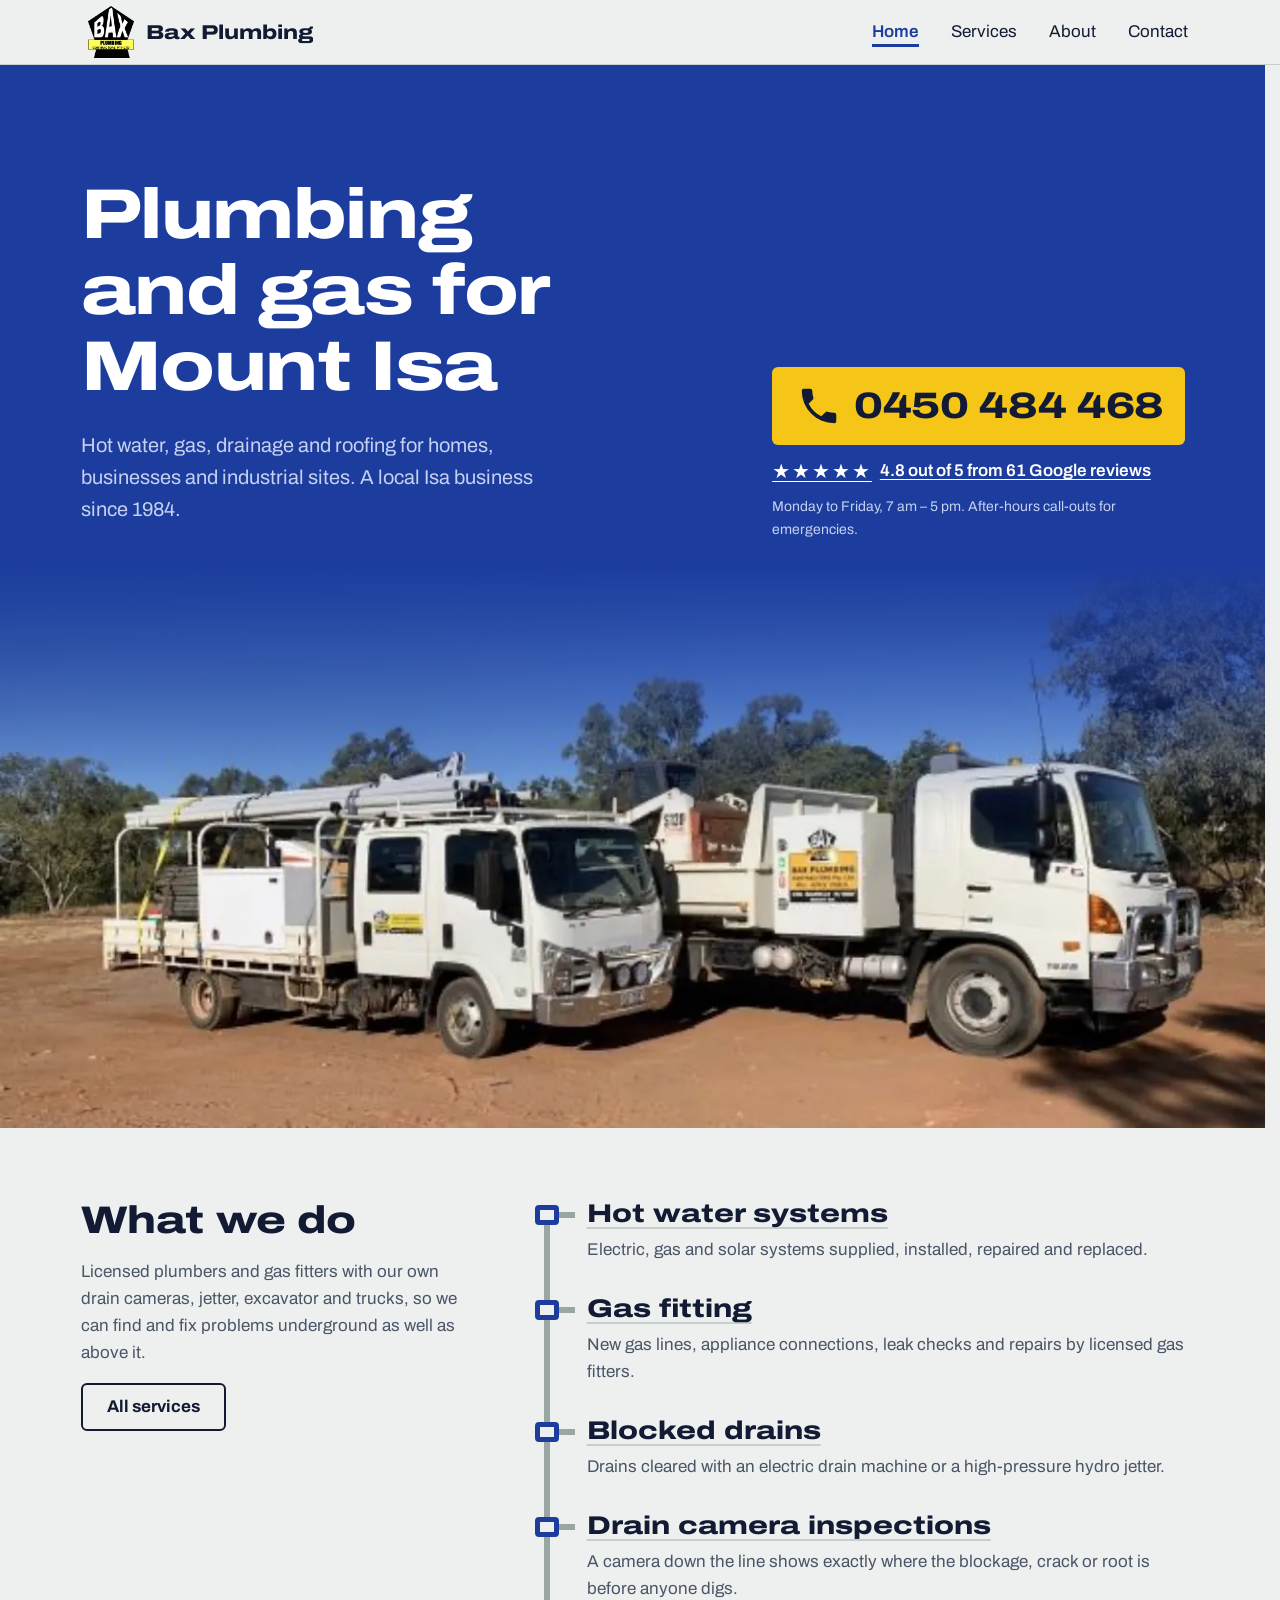
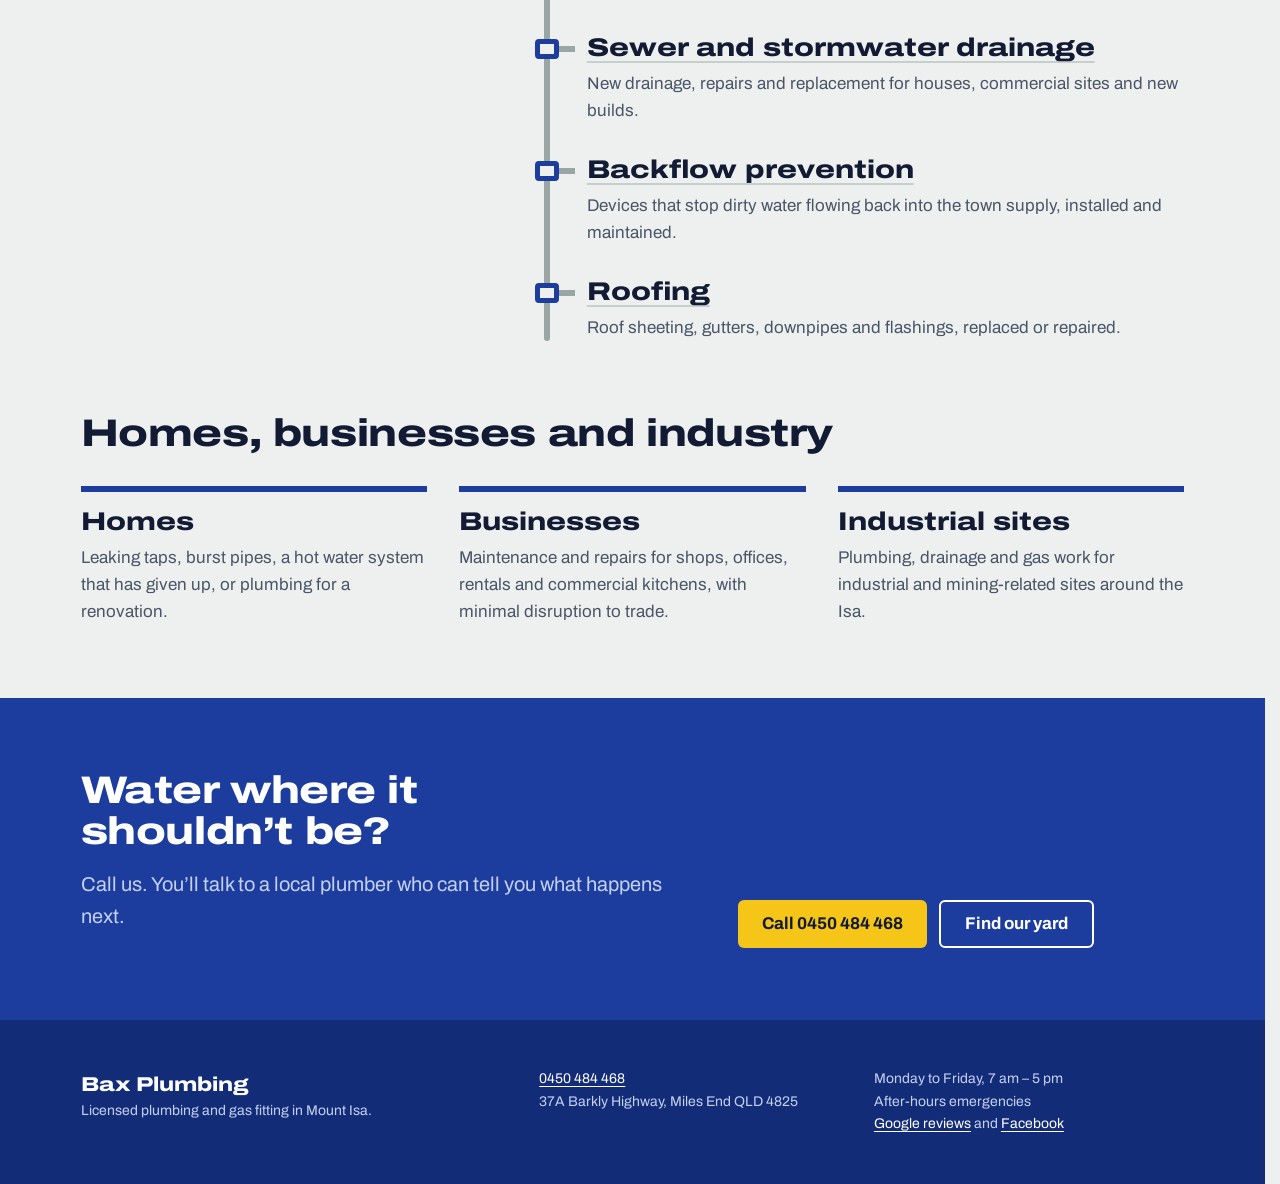
<file: index.html>
<!doctype html>
<html lang="en-AU">
<head>
  <meta charset="utf-8">
  <meta name="viewport" content="width=device-width, initial-scale=1">
  <title>Bax Plumbing | Plumbers and gas fitters in Mount Isa</title>
  <meta name="description" content="Bax Plumbing: hot water, gas fitting, drain clearing, drain cameras and backflow prevention for homes, businesses and industry in Mount Isa. Local since 1984.">
  <link rel="icon" href="favicon-32.png" type="image/png" sizes="32x32">
  <link rel="apple-touch-icon" href="apple-touch-icon.png">
  <meta property="og:type" content="website">
  <meta property="og:site_name" content="Bax Plumbing">
  <meta property="og:title" content="Bax Plumbing | Plumbers and gas fitters in Mount Isa">
  <meta property="og:description" content="Bax Plumbing: hot water, gas fitting, drain clearing, drain cameras and backflow prevention for homes, businesses and industry in Mount Isa. Local since 1984.">
  <meta property="og:url" content="https://www.baxplumbing.com.au/">
  <meta property="og:image" content="https://www.baxplumbing.com.au/assets/images/og-bax-plumbing.jpg">
  <meta property="og:image:width" content="1200">
  <meta property="og:image:height" content="630">
  <meta property="og:locale" content="en_AU">
  <link rel="preload" href="assets/fonts/archivo-variable-latin.woff2" as="font" type="font/woff2" crossorigin>
  <link rel="stylesheet" href="assets/css/theme.css?v=20261012b">
  <link rel="stylesheet" href="assets/css/main.css?v=20261012b">
  <link rel="stylesheet" href="assets/components/nav/nav.css?v=20261012b">
  <script src="assets/components/nav/nav.js?v=20261012b" defer></script>
  <script type="application/ld+json">
  {
    "@context": "https://schema.org",
    "@type": "Plumber",
    "name": "Bax Plumbing Pty Ltd",
    "url": "https://www.baxplumbing.com.au/",
    "logo": "https://www.baxplumbing.com.au/assets/images/bax-logo.webp",
    "image": "https://www.baxplumbing.com.au/assets/images/og-bax-plumbing.jpg",
    "foundingDate": "1984",
    "telephone": "+61 450 484 468",
    "address": {
      "@type": "PostalAddress",
      "streetAddress": "37A Barkly Highway",
      "addressLocality": "Miles End",
      "addressRegion": "QLD",
      "postalCode": "4825",
      "addressCountry": "AU"
    },
    "areaServed": "Mount Isa",
    "openingHours": "Mo-Fr 07:00-17:00",
    "sameAs": ["https://www.facebook.com/BaxPlumbingContractors/"]
  }
  </script>
</head>
<body>
  <header data-site-nav></header>

  <main id="main" tabindex="-1">
    <section class="hero sky" aria-labelledby="hero-title">
      <div class="wrap hero__inner">
        <div>
          <h1 id="hero-title">Plumbing and gas for Mount Isa</h1>
          <p class="lede">Hot water, gas, drainage and roofing for homes, businesses and industrial sites. A local Isa business since 1984.</p>
        </div>
        <div class="hero__call">
          <a class="btn btn--call hero__phone" href="tel:+61450484468">
            <svg viewBox="0 0 24 24" aria-hidden="true" focusable="false"><path fill="currentColor" d="M6.6 10.8a15.1 15.1 0 0 0 6.6 6.6l2.2-2.2a1 1 0 0 1 1-.25 11.4 11.4 0 0 0 3.6.57 1 1 0 0 1 1 1V20a1 1 0 0 1-1 1A17 17 0 0 1 3 4a1 1 0 0 1 1-1h3.5a1 1 0 0 1 1 1c0 1.25.2 2.45.57 3.57a1 1 0 0 1-.25 1L6.6 10.8Z"/></svg>
            0450 484 468
          </a>
          <a class="hero__rating" href="https://www.google.com/maps/search/?api=1&amp;query=Bax+Plumbing+Pty+Ltd+37A+Barkly+Hwy+Mount+Isa+QLD+4825">
            <span class="hero__stars" aria-hidden="true">★★★★★</span>
            4.8 out of 5 from 61 Google reviews
          </a>
          <p class="hero__note muted">Monday to Friday, 7 am – 5 pm. After-hours call-outs for emergencies.</p>
        </div>
      </div>
      <figure class="hero__photo">
        <img src="assets/images/bax-trucks-red-dirt-1320.webp"
          srcset="assets/images/bax-trucks-red-dirt-760.webp 760w, assets/images/bax-trucks-red-dirt-1320.webp 1320w"
          sizes="100vw" width="1320" height="981" fetchpriority="high"
          alt="Two white Bax Plumbing trucks, a crew-cab with a pipe rack and a tipper carrying a skid steer, parked on red dirt under a clear blue sky.">
      </figure>
    </section>

    <section class="section" aria-labelledby="services-title">
      <div class="wrap split">
        <div class="section__head">
          <h2 id="services-title">What we do</h2>
          <p>Licensed plumbers and gas fitters with our own drain cameras, jetter, excavator and trucks, so we can find and fix problems underground as well as above it.</p>
          <a class="btn btn--plain" href="services.html">All services</a>
        </div>
        <ul class="pipe-run">
          <li>
            <h3><a href="services.html#hot-water">Hot water systems</a></h3>
            <p>Electric, gas and solar systems supplied, installed, repaired and replaced.</p>
          </li>
          <li>
            <h3><a href="services.html#gas">Gas fitting</a></h3>
            <p>New gas lines, appliance connections, leak checks and repairs by licensed gas fitters.</p>
          </li>
          <li>
            <h3><a href="services.html#drains">Blocked drains</a></h3>
            <p>Drains cleared with an electric drain machine or a high-pressure hydro jetter.</p>
          </li>
          <li>
            <h3><a href="services.html#camera">Drain camera inspections</a></h3>
            <p>A camera down the line shows exactly where the blockage, crack or root is before anyone digs.</p>
          </li>
          <li>
            <h3><a href="services.html#sewer">Sewer and stormwater drainage</a></h3>
            <p>New drainage, repairs and replacement for houses, commercial sites and new builds.</p>
          </li>
          <li>
            <h3><a href="services.html#backflow">Backflow prevention</a></h3>
            <p>Devices that stop dirty water flowing back into the town supply, installed and maintained.</p>
          </li>
          <li>
            <h3><a href="services.html#roofing">Roofing</a></h3>
            <p>Roof sheeting, gutters, downpipes and flashings, replaced or repaired.</p>
          </li>
        </ul>
      </div>
    </section>

    <section class="section" aria-labelledby="sectors-title">
      <div class="wrap">
        <div class="section__head">
          <h2 id="sectors-title">Homes, businesses and industry</h2>
        </div>
        <ul class="sectors">
          <li>
            <h3>Homes</h3>
            <p>Leaking taps, burst pipes, a hot water system that has given up, or plumbing for a renovation.</p>
          </li>
          <li>
            <h3>Businesses</h3>
            <p>Maintenance and repairs for shops, offices, rentals and commercial kitchens, with minimal disruption to trade.</p>
          </li>
          <li>
            <h3>Industrial sites</h3>
            <p>Plumbing, drainage and gas work for industrial and mining-related sites around the Isa.</p>
          </li>
        </ul>
      </div>
    </section>

    <section class="sky call-band" aria-labelledby="call-title">
      <div class="wrap call-band__inner">
        <div>
          <h2 id="call-title">Water where it shouldn’t be?</h2>
          <p class="lede">Call us. You’ll talk to a local plumber who can tell you what happens next.</p>
        </div>
        <div class="call-band__actions">
          <a class="btn btn--call" href="tel:+61450484468">Call 0450 484 468</a>
          <a class="btn btn--plain" href="contact.html">Find our yard</a>
        </div>
      </div>
    </section>
  </main>

  <footer class="site-footer">
    <div class="wrap site-footer__inner">
      <div>
        <p class="site-footer__name">Bax Plumbing</p>
        <p>Licensed plumbing and gas fitting in Mount Isa.</p>
      </div>
      <div>
        <p><a href="tel:+61450484468">0450 484 468</a></p>
        <p>37A Barkly Highway, Miles End QLD 4825</p>
      </div>
      <div>
        <p>Monday to Friday, 7 am – 5 pm</p>
        <p>After-hours emergencies</p>
        <p><a href="https://www.google.com/maps/search/?api=1&amp;query=Bax+Plumbing+Pty+Ltd+37A+Barkly+Hwy+Mount+Isa+QLD+4825">Google reviews</a> and <a href="https://www.facebook.com/BaxPlumbingContractors/">Facebook</a></p>
      </div>
    </div>
  </footer>

  <div class="call-bar">
    <a class="btn btn--call" href="tel:+61450484468">Call 0450 484 468</a>
  </div>
</body>
</html>
</file>
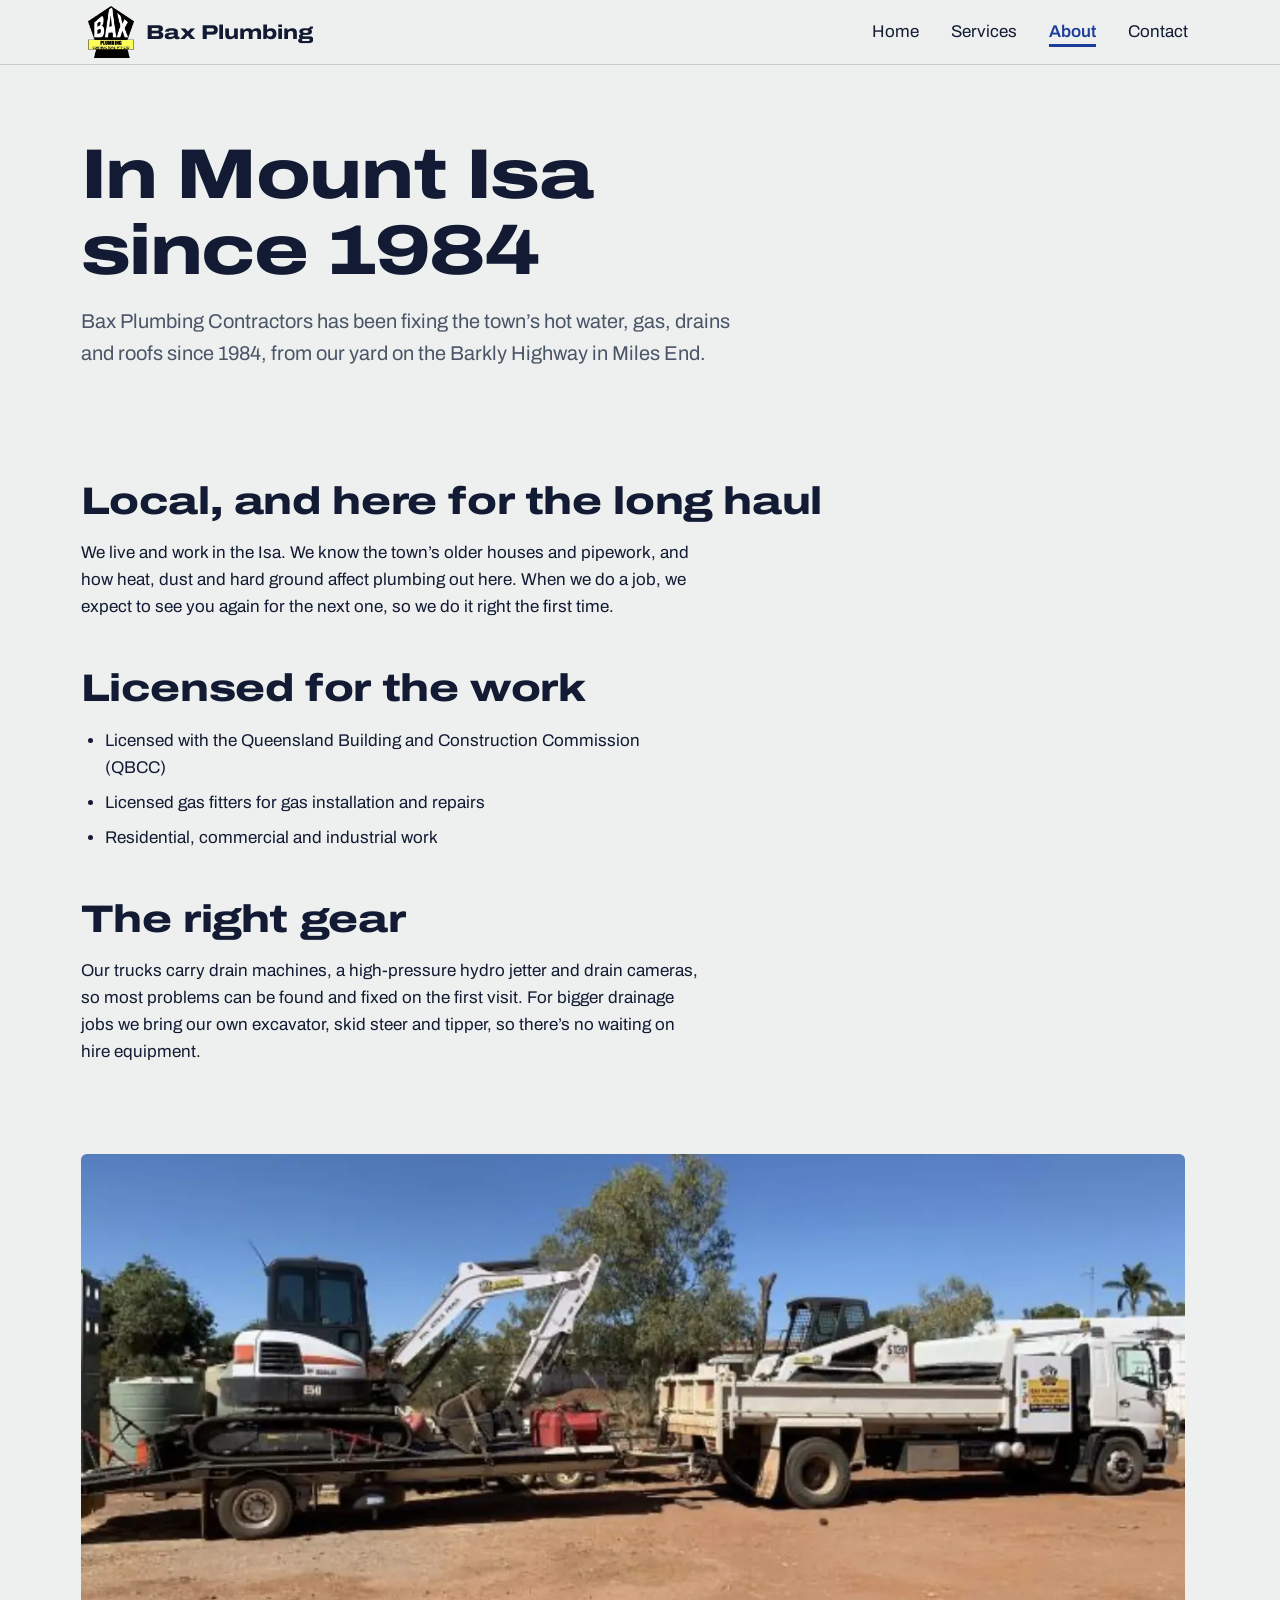
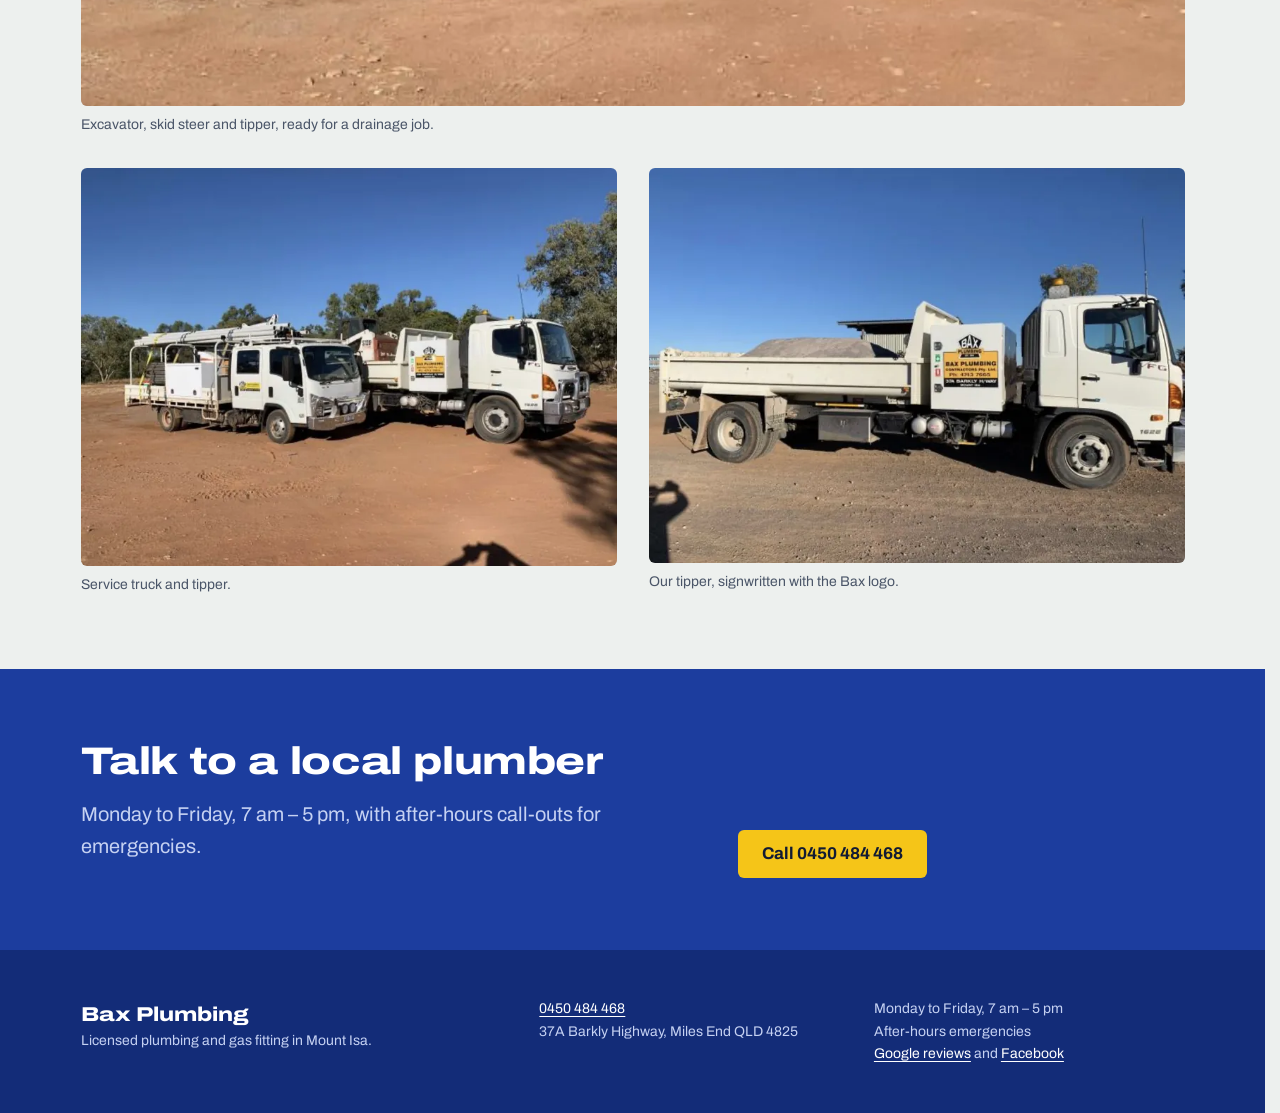
<file: about.html>
<!doctype html>
<html lang="en-AU">
<head>
  <meta charset="utf-8">
  <meta name="viewport" content="width=device-width, initial-scale=1">
  <title>About us | Bax Plumbing, Mount Isa</title>
  <meta name="description" content="Bax Plumbing is a licensed Mount Isa plumbing and gas fitting business working in the town since 1984.">
  <link rel="icon" href="favicon-32.png" type="image/png" sizes="32x32">
  <link rel="apple-touch-icon" href="apple-touch-icon.png">
  <meta property="og:type" content="website">
  <meta property="og:site_name" content="Bax Plumbing">
  <meta property="og:title" content="About us | Bax Plumbing, Mount Isa">
  <meta property="og:description" content="Bax Plumbing is a licensed Mount Isa plumbing and gas fitting business working in the town since 1984.">
  <meta property="og:url" content="https://www.baxplumbing.com.au/about.html">
  <meta property="og:image" content="https://www.baxplumbing.com.au/assets/images/og-bax-plumbing.jpg">
  <meta property="og:image:width" content="1200">
  <meta property="og:image:height" content="630">
  <meta property="og:locale" content="en_AU">
  <link rel="preload" href="assets/fonts/archivo-variable-latin.woff2" as="font" type="font/woff2" crossorigin>
  <link rel="stylesheet" href="assets/css/theme.css?v=20261012b">
  <link rel="stylesheet" href="assets/css/main.css?v=20261012b">
  <link rel="stylesheet" href="assets/components/nav/nav.css?v=20261012b">
  <script src="assets/components/nav/nav.js?v=20261012b" defer></script>
</head>
<body>
  <header data-site-nav></header>

  <main id="main" tabindex="-1">
    <div class="wrap page-intro">
      <h1>In Mount Isa since 1984</h1>
      <p class="lede">Bax Plumbing Contractors has been fixing the town’s hot water, gas, drains and roofs since 1984, from our yard on the Barkly Highway in Miles End.</p>
    </div>

    <div class="wrap section section--flush prose">
      <h2>Local, and here for the long haul</h2>
      <p>We live and work in the Isa. We know the town’s older houses and pipework, and how heat, dust and hard ground affect plumbing out here. When we do a job, we expect to see you again for the next one, so we do it right the first time.</p>

      <h2>Licensed for the work</h2>
      <ul>
        <li>Licensed with the Queensland Building and Construction Commission (QBCC)</li>
        <li>Licensed gas fitters for gas installation and repairs</li>
        <li>Residential, commercial and industrial work</li>
      </ul>

      <h2>The right gear</h2>
      <p>Our trucks carry drain machines, a high-pressure hydro jetter and drain cameras, so most problems can be found and fixed on the first visit. For bigger drainage jobs we bring our own excavator, skid steer and tipper, so there’s no waiting on hire equipment.</p>
    </div>

    <div class="wrap section section--flush">
      <div class="gallery">
        <figure class="photo gallery__wide">
          <img src="assets/images/bax-excavator-skid-steer-tipper-1320.webp"
            srcset="assets/images/bax-excavator-skid-steer-tipper-760.webp 760w, assets/images/bax-excavator-skid-steer-tipper-1320.webp 1320w"
            sizes="(min-width: 74rem) 70rem, 100vw" width="1320" height="968" loading="lazy"
            alt="A Bax Plumbing tipper truck carrying a skid steer, towing a trailer with a Bobcat E50 excavator, on red dirt.">
          <figcaption>Excavator, skid steer and tipper, ready for a drainage job.</figcaption>
        </figure>
        <figure class="photo">
          <img src="assets/images/bax-trucks-red-dirt-760.webp"
            srcset="assets/images/bax-trucks-red-dirt-760.webp 760w, assets/images/bax-trucks-red-dirt-1320.webp 1320w"
            sizes="(min-width: 768px) 35rem, 100vw" width="1320" height="981" loading="lazy"
            alt="Two white Bax Plumbing trucks parked side by side on red dirt.">
          <figcaption>Service truck and tipper.</figcaption>
        </figure>
        <figure class="photo">
          <img src="assets/images/bax-tipper-truck-760.webp"
            srcset="assets/images/bax-tipper-truck-760.webp 760w, assets/images/bax-tipper-truck-1320.webp 1320w"
            sizes="(min-width: 768px) 35rem, 100vw" width="1320" height="973" loading="lazy"
            alt="Side view of the Bax Plumbing tipper truck, with the yellow Bax Plumbing Contractors sign on its toolbox.">
          <figcaption>Our tipper, signwritten with the Bax logo.</figcaption>
        </figure>
      </div>
    </div>

    <section class="sky call-band" aria-labelledby="call-title">
      <div class="wrap call-band__inner">
        <div>
          <h2 id="call-title">Talk to a local plumber</h2>
          <p class="lede">Monday to Friday, 7 am – 5 pm, with after-hours call-outs for emergencies.</p>
        </div>
        <div class="call-band__actions">
          <a class="btn btn--call" href="tel:+61450484468">Call 0450 484 468</a>
        </div>
      </div>
    </section>
  </main>

  <footer class="site-footer">
    <div class="wrap site-footer__inner">
      <div>
        <p class="site-footer__name">Bax Plumbing</p>
        <p>Licensed plumbing and gas fitting in Mount Isa.</p>
      </div>
      <div>
        <p><a href="tel:+61450484468">0450 484 468</a></p>
        <p>37A Barkly Highway, Miles End QLD 4825</p>
      </div>
      <div>
        <p>Monday to Friday, 7 am – 5 pm</p>
        <p>After-hours emergencies</p>
        <p><a href="https://www.google.com/maps/search/?api=1&amp;query=Bax+Plumbing+Pty+Ltd+37A+Barkly+Hwy+Mount+Isa+QLD+4825">Google reviews</a> and <a href="https://www.facebook.com/BaxPlumbingContractors/">Facebook</a></p>
      </div>
    </div>
  </footer>

  <div class="call-bar">
    <a class="btn btn--call" href="tel:+61450484468">Call 0450 484 468</a>
  </div>
</body>
</html>
</file>
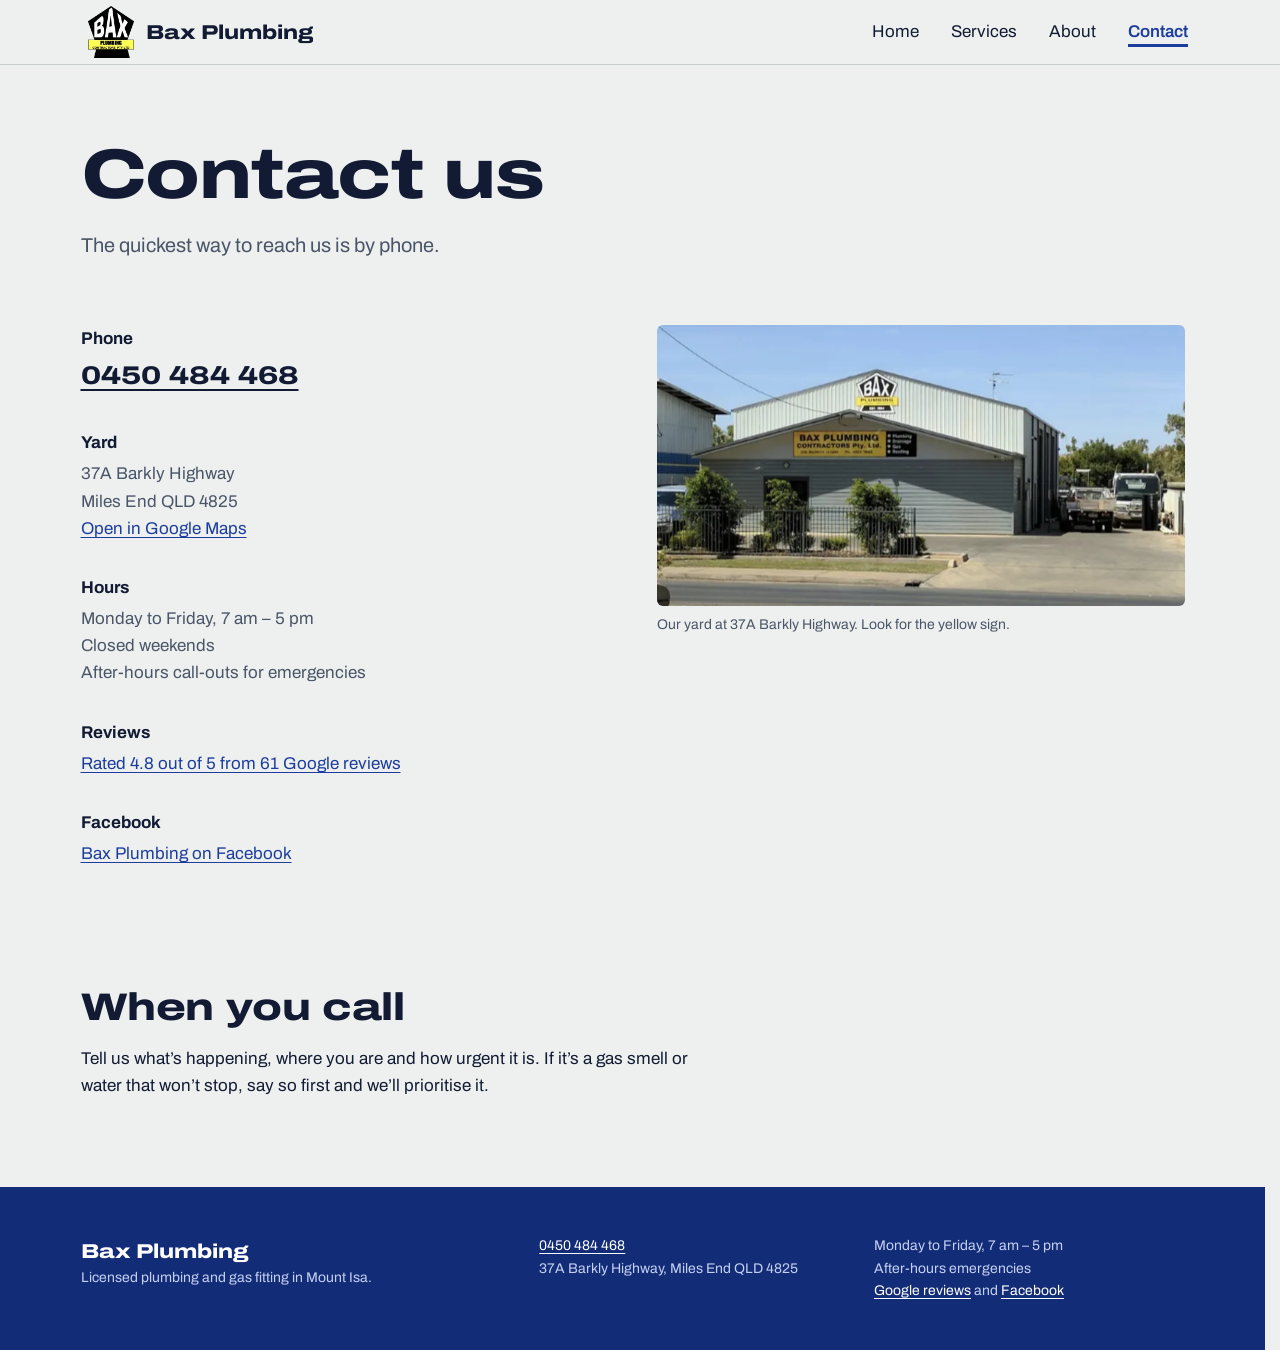
<file: contact.html>
<!doctype html>
<html lang="en-AU">
<head>
  <meta charset="utf-8">
  <meta name="viewport" content="width=device-width, initial-scale=1">
  <title>Contact | Bax Plumbing, Mount Isa</title>
  <meta name="description" content="Call Bax Plumbing on 0450 484 468 or visit our yard at 37A Barkly Highway, Miles End, Mount Isa.">
  <link rel="icon" href="favicon-32.png" type="image/png" sizes="32x32">
  <link rel="apple-touch-icon" href="apple-touch-icon.png">
  <meta property="og:type" content="website">
  <meta property="og:site_name" content="Bax Plumbing">
  <meta property="og:title" content="Contact | Bax Plumbing, Mount Isa">
  <meta property="og:description" content="Call Bax Plumbing on 0450 484 468 or visit our yard at 37A Barkly Highway, Miles End, Mount Isa.">
  <meta property="og:url" content="https://www.baxplumbing.com.au/contact.html">
  <meta property="og:image" content="https://www.baxplumbing.com.au/assets/images/og-bax-plumbing.jpg">
  <meta property="og:image:width" content="1200">
  <meta property="og:image:height" content="630">
  <meta property="og:locale" content="en_AU">
  <link rel="preload" href="assets/fonts/archivo-variable-latin.woff2" as="font" type="font/woff2" crossorigin>
  <link rel="stylesheet" href="assets/css/theme.css?v=20261012b">
  <link rel="stylesheet" href="assets/css/main.css?v=20261012b">
  <link rel="stylesheet" href="assets/components/nav/nav.css?v=20261012b">
  <script src="assets/components/nav/nav.js?v=20261012b" defer></script>
</head>
<body>
  <header data-site-nav></header>

  <main id="main" tabindex="-1">
    <div class="wrap page-intro">
      <h1>Contact us</h1>
      <p class="lede">The quickest way to reach us is by phone.</p>
    </div>

    <div class="wrap section section--flush contact-grid">
      <dl class="details">
        <div>
          <dt>Phone</dt>
          <dd><a class="details__big" href="tel:+61450484468">0450 484 468</a></dd>
        </div>
        <div>
          <dt>Yard</dt>
          <dd>37A Barkly Highway<br>Miles End QLD 4825<br><a href="https://www.google.com/maps/search/?api=1&amp;query=37A+Barkly+Highway+Miles+End+QLD+4825">Open in Google Maps</a></dd>
        </div>
        <div>
          <dt>Hours</dt>
          <dd>Monday to Friday, 7 am – 5 pm<br>Closed weekends<br>After-hours call-outs for emergencies</dd>
        </div>
        <div>
          <dt>Reviews</dt>
          <dd><a href="https://www.google.com/maps/search/?api=1&amp;query=Bax+Plumbing+Pty+Ltd+37A+Barkly+Hwy+Mount+Isa+QLD+4825">Rated 4.8 out of 5 from 61 Google reviews</a></dd>
        </div>
        <div>
          <dt>Facebook</dt>
          <dd><a href="https://www.facebook.com/BaxPlumbingContractors/">Bax Plumbing on Facebook</a></dd>
        </div>
      </dl>
      <figure class="photo">
        <img src="assets/images/bax-yard-barkly-highway-760.webp"
          srcset="assets/images/bax-yard-barkly-highway-760.webp 760w, assets/images/bax-yard-barkly-highway-1312.webp 1312w"
          sizes="(min-width: 900px) 35rem, 100vw" width="1312" height="700" loading="lazy" alt="The Bax Plumbing shed on the Barkly Highway: a grey steel building with a yellow Bax Plumbing Contractors sign above the front fence.">
        <figcaption>Our yard at 37A Barkly Highway. Look for the yellow sign.</figcaption>
      </figure>
    </div>

    <div class="wrap section prose">
      <h2>When you call</h2>
      <p>Tell us what’s happening, where you are and how urgent it is. If it’s a gas smell or water that won’t stop, say so first and we’ll prioritise it.</p>
    </div>
  </main>

  <footer class="site-footer">
    <div class="wrap site-footer__inner">
      <div>
        <p class="site-footer__name">Bax Plumbing</p>
        <p>Licensed plumbing and gas fitting in Mount Isa.</p>
      </div>
      <div>
        <p><a href="tel:+61450484468">0450 484 468</a></p>
        <p>37A Barkly Highway, Miles End QLD 4825</p>
      </div>
      <div>
        <p>Monday to Friday, 7 am – 5 pm</p>
        <p>After-hours emergencies</p>
        <p><a href="https://www.google.com/maps/search/?api=1&amp;query=Bax+Plumbing+Pty+Ltd+37A+Barkly+Hwy+Mount+Isa+QLD+4825">Google reviews</a> and <a href="https://www.facebook.com/BaxPlumbingContractors/">Facebook</a></p>
      </div>
    </div>
  </footer>

  <div class="call-bar">
    <a class="btn btn--call" href="tel:+61450484468">Call 0450 484 468</a>
  </div>
</body>
</html>
</file>
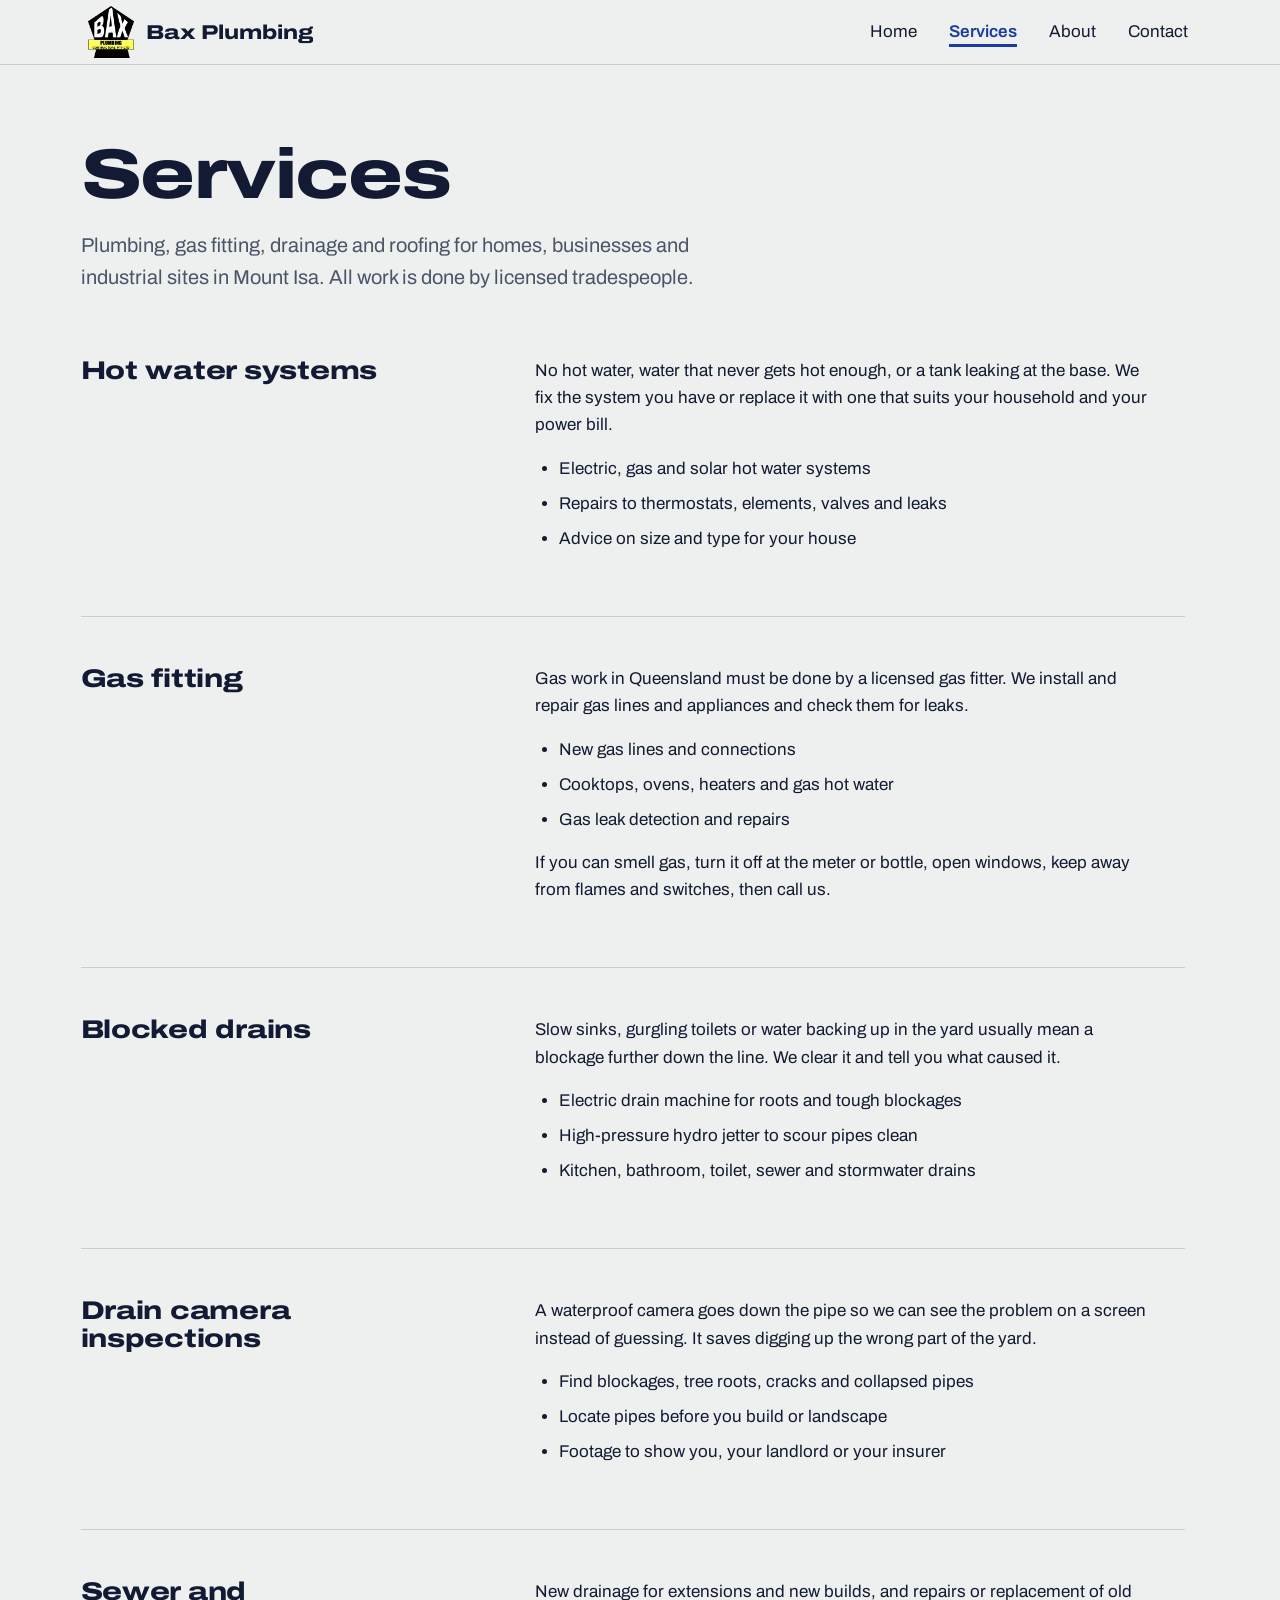
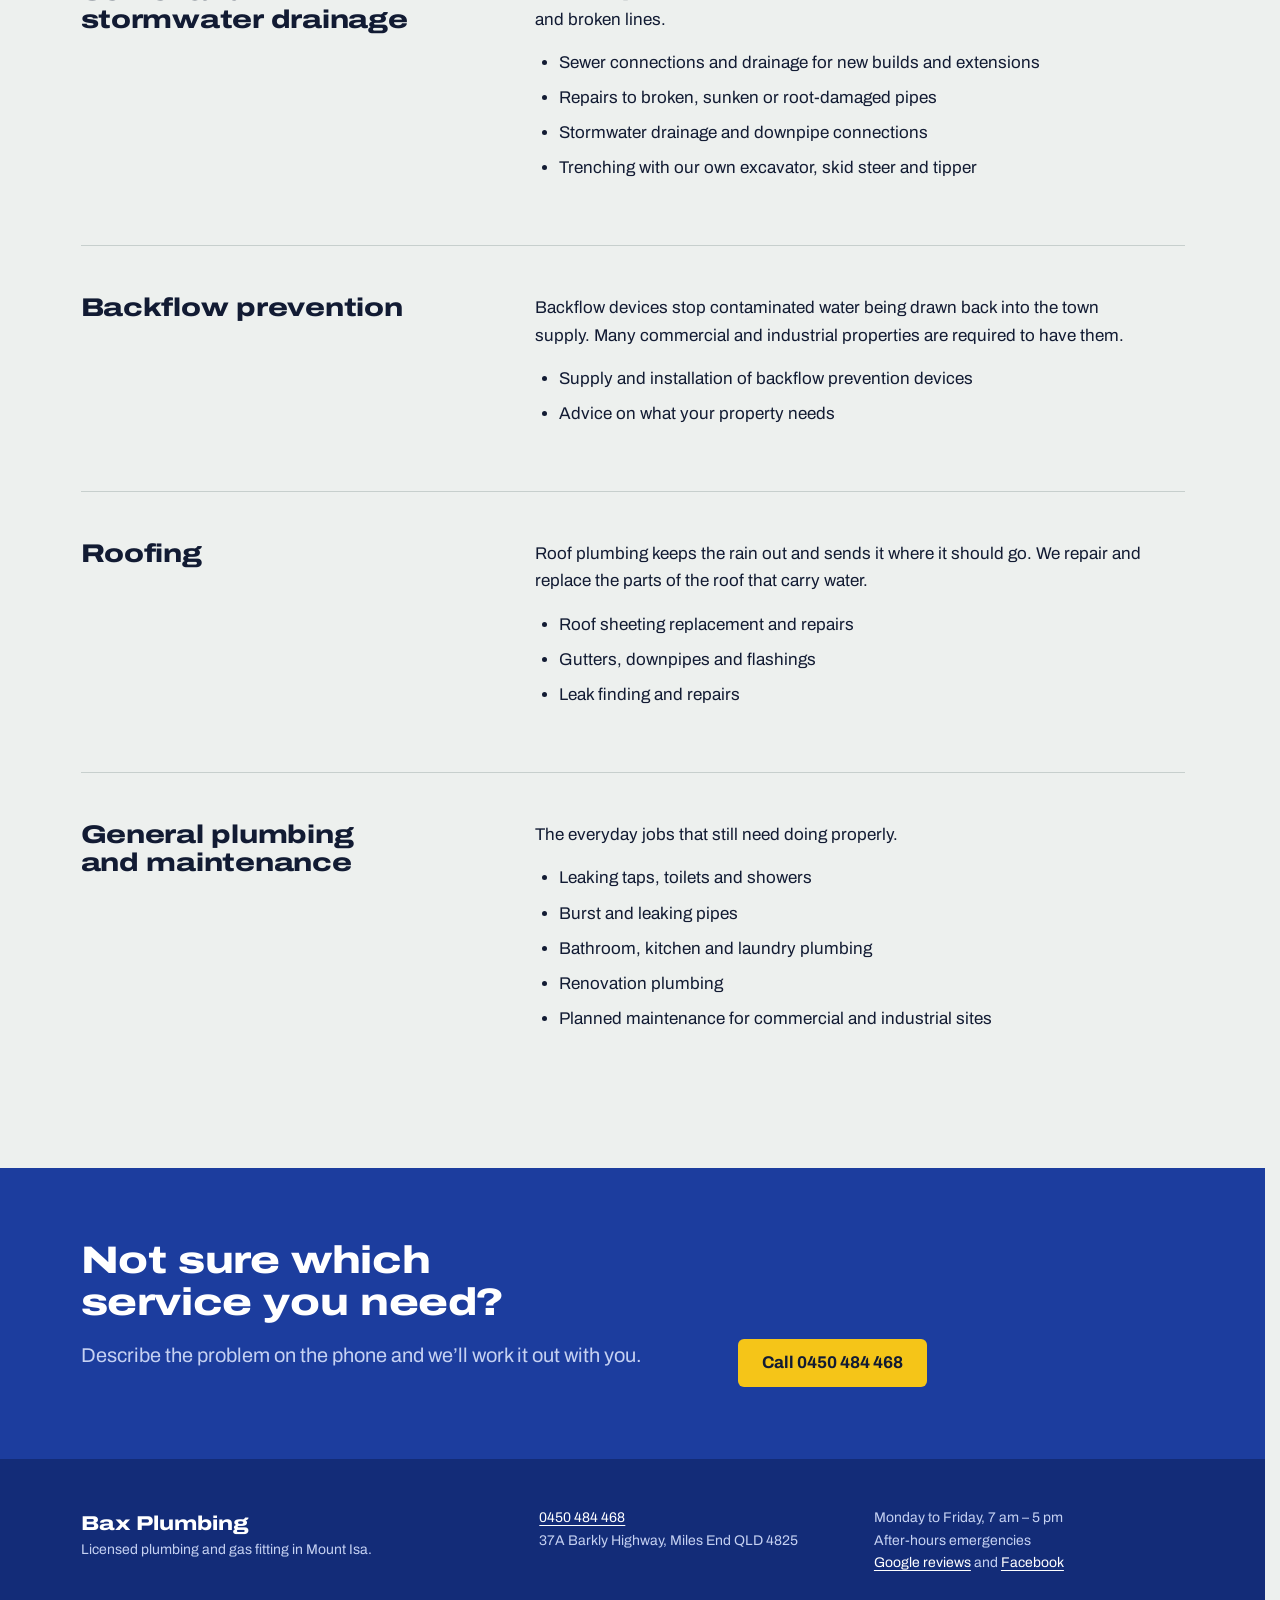
<file: services.html>
<!doctype html>
<html lang="en-AU">
<head>
  <meta charset="utf-8">
  <meta name="viewport" content="width=device-width, initial-scale=1">
  <title>Services | Bax Plumbing, Mount Isa</title>
  <meta name="description" content="Hot water systems, gas fitting, blocked drains, drain camera inspections, sewer and stormwater drainage, backflow prevention and roofing in Mount Isa.">
  <link rel="icon" href="favicon-32.png" type="image/png" sizes="32x32">
  <link rel="apple-touch-icon" href="apple-touch-icon.png">
  <meta property="og:type" content="website">
  <meta property="og:site_name" content="Bax Plumbing">
  <meta property="og:title" content="Services | Bax Plumbing, Mount Isa">
  <meta property="og:description" content="Hot water systems, gas fitting, blocked drains, drain camera inspections, sewer and stormwater drainage, backflow prevention and roofing in Mount Isa.">
  <meta property="og:url" content="https://www.baxplumbing.com.au/services.html">
  <meta property="og:image" content="https://www.baxplumbing.com.au/assets/images/og-bax-plumbing.jpg">
  <meta property="og:image:width" content="1200">
  <meta property="og:image:height" content="630">
  <meta property="og:locale" content="en_AU">
  <link rel="preload" href="assets/fonts/archivo-variable-latin.woff2" as="font" type="font/woff2" crossorigin>
  <link rel="stylesheet" href="assets/css/theme.css?v=20261012b">
  <link rel="stylesheet" href="assets/css/main.css?v=20261012b">
  <link rel="stylesheet" href="assets/components/nav/nav.css?v=20261012b">
  <script src="assets/components/nav/nav.js?v=20261012b" defer></script>
</head>
<body>
  <header data-site-nav></header>

  <main id="main" tabindex="-1">
    <div class="wrap page-intro">
      <h1>Services</h1>
      <p class="lede">Plumbing, gas fitting, drainage and roofing for homes, businesses and industrial sites in Mount Isa. All work is done by licensed tradespeople.</p>
    </div>

    <div class="wrap section section--flush">
        <section class="service" id="hot-water" aria-labelledby="hot-water-title">
          <h2 id="hot-water-title">Hot water systems</h2>
          <div>
            <p>No hot water, water that never gets hot enough, or a tank leaking at the base. We fix the system you have or replace it with one that suits your household and your power bill.</p>
            <ul>
            <li>Electric, gas and solar hot water systems</li>
            <li>Repairs to thermostats, elements, valves and leaks</li>
            <li>Advice on size and type for your house</li>
            </ul>
          </div>
        </section>
        <section class="service" id="gas" aria-labelledby="gas-title">
          <h2 id="gas-title">Gas fitting</h2>
          <div>
            <p>Gas work in Queensland must be done by a licensed gas fitter. We install and repair gas lines and appliances and check them for leaks.</p>
            <ul>
            <li>New gas lines and connections</li>
            <li>Cooktops, ovens, heaters and gas hot water</li>
            <li>Gas leak detection and repairs</li>
            </ul>
            <p>If you can smell gas, turn it off at the meter or bottle, open windows, keep away from flames and switches, then call us.</p>
          </div>
        </section>
        <section class="service" id="drains" aria-labelledby="drains-title">
          <h2 id="drains-title">Blocked drains</h2>
          <div>
            <p>Slow sinks, gurgling toilets or water backing up in the yard usually mean a blockage further down the line. We clear it and tell you what caused it.</p>
            <ul>
            <li>Electric drain machine for roots and tough blockages</li>
            <li>High-pressure hydro jetter to scour pipes clean</li>
            <li>Kitchen, bathroom, toilet, sewer and stormwater drains</li>
            </ul>
          </div>
        </section>
        <section class="service" id="camera" aria-labelledby="camera-title">
          <h2 id="camera-title">Drain camera inspections</h2>
          <div>
            <p>A waterproof camera goes down the pipe so we can see the problem on a screen instead of guessing. It saves digging up the wrong part of the yard.</p>
            <ul>
            <li>Find blockages, tree roots, cracks and collapsed pipes</li>
            <li>Locate pipes before you build or landscape</li>
            <li>Footage to show you, your landlord or your insurer</li>
            </ul>
          </div>
        </section>
        <section class="service" id="sewer" aria-labelledby="sewer-title">
          <h2 id="sewer-title">Sewer and stormwater drainage</h2>
          <div>
            <p>New drainage for extensions and new builds, and repairs or replacement of old and broken lines.</p>
            <ul>
            <li>Sewer connections and drainage for new builds and extensions</li>
            <li>Repairs to broken, sunken or root-damaged pipes</li>
            <li>Stormwater drainage and downpipe connections</li>
            <li>Trenching with our own excavator, skid steer and tipper</li>
            </ul>
          </div>
        </section>
        <section class="service" id="backflow" aria-labelledby="backflow-title">
          <h2 id="backflow-title">Backflow prevention</h2>
          <div>
            <p>Backflow devices stop contaminated water being drawn back into the town supply. Many commercial and industrial properties are required to have them.</p>
            <ul>
            <li>Supply and installation of backflow prevention devices</li>
            <li>Advice on what your property needs</li>
            </ul>
          </div>
        </section>
        <section class="service" id="roofing" aria-labelledby="roofing-title">
          <h2 id="roofing-title">Roofing</h2>
          <div>
            <p>Roof plumbing keeps the rain out and sends it where it should go. We repair and replace the parts of the roof that carry water.</p>
            <ul>
            <li>Roof sheeting replacement and repairs</li>
            <li>Gutters, downpipes and flashings</li>
            <li>Leak finding and repairs</li>
            </ul>
          </div>
        </section>
        <section class="service" id="general" aria-labelledby="general-title">
          <h2 id="general-title">General plumbing and maintenance</h2>
          <div>
            <p>The everyday jobs that still need doing properly.</p>
            <ul>
            <li>Leaking taps, toilets and showers</li>
            <li>Burst and leaking pipes</li>
            <li>Bathroom, kitchen and laundry plumbing</li>
            <li>Renovation plumbing</li>
            <li>Planned maintenance for commercial and industrial sites</li>
            </ul>
          </div>
        </section>
    </div>

    <section class="sky call-band" aria-labelledby="call-title">
      <div class="wrap call-band__inner">
        <div>
          <h2 id="call-title">Not sure which service you need?</h2>
          <p class="lede">Describe the problem on the phone and we’ll work it out with you.</p>
        </div>
        <div class="call-band__actions">
          <a class="btn btn--call" href="tel:+61450484468">Call 0450 484 468</a>
        </div>
      </div>
    </section>
  </main>

  <footer class="site-footer">
    <div class="wrap site-footer__inner">
      <div>
        <p class="site-footer__name">Bax Plumbing</p>
        <p>Licensed plumbing and gas fitting in Mount Isa.</p>
      </div>
      <div>
        <p><a href="tel:+61450484468">0450 484 468</a></p>
        <p>37A Barkly Highway, Miles End QLD 4825</p>
      </div>
      <div>
        <p>Monday to Friday, 7 am – 5 pm</p>
        <p>After-hours emergencies</p>
        <p><a href="https://www.google.com/maps/search/?api=1&amp;query=Bax+Plumbing+Pty+Ltd+37A+Barkly+Hwy+Mount+Isa+QLD+4825">Google reviews</a> and <a href="https://www.facebook.com/BaxPlumbingContractors/">Facebook</a></p>
      </div>
    </div>
  </footer>

  <div class="call-bar">
    <a class="btn btn--call" href="tel:+61450484468">Call 0450 484 468</a>
  </div>
</body>
</html>
</file>
<file: assets/css/theme.css>
/*
  Theme: Bax Plumbing's colours, fonts and spacing.

  This is the ONLY file where colours and fonts are set. Every other
  stylesheet (including the nav component) reads these custom properties.

  Direction: trade signwriting for an outback town. Cobalt "Isa sky",
  hi-vis yellow saved for calls to action, galvanised-steel greys.
  One typeface (Archivo) used at two widths: wide and heavy for headings,
  normal width for reading.
*/

/* Archivo variable font (SIL Open Font Licence), self-hosted so the site
   loads nothing from other servers. Covers weights 100–900, widths 62–125%. */
@font-face {
  font-family: "Archivo";
  font-style: normal;
  font-weight: 100 900;
  font-stretch: 62% 125%;
  font-display: swap;
  src: url("../fonts/archivo-variable-latin.woff2") format("woff2");
}

:root {
  /* Colour */
  --colour-paper: #edf0ee;          /* page background: galvanised grey */
  --colour-surface: #ffffff;        /* raised surfaces, mobile menu panel */
  --colour-ink: #121b33;            /* body text: deep navy */
  --colour-ink-muted: #4a5568;      /* secondary text */
  --colour-line: #c7cfcd;           /* borders and dividers */
  --colour-accent: #1c3d9e;         /* links, current page, focus ring */
  --colour-accent-strong: #122a72;  /* hover and pressed states */
  --colour-on-accent: #ffffff;      /* text on accent backgrounds */

  --colour-sky: #1c3d9e;            /* hero and feature bands */
  --colour-sky-deep: #132c78;       /* darker band, footer */
  --colour-on-sky: #ffffff;         /* text on sky */
  --colour-on-sky-muted: #c5d1f2;   /* secondary text on sky */
  --colour-hivis: #f5c518;          /* call buttons only */
  --colour-hivis-strong: #ffd84a;   /* call button hover */
  --colour-on-hivis: #121b33;       /* text on hi-vis */
  --colour-pipe: #9aa6a3;           /* the pipe-run line on service lists */

  /* Fonts */
  --font-body: "Archivo", system-ui, -apple-system, "Segoe UI", Roboto, "Helvetica Neue", Arial, sans-serif;
  --font-display: "Archivo", "Arial Black", system-ui, sans-serif;
  --display-stretch: 125%;          /* wide signwriting headings */
  --display-weight: 800;

  /* Type scale (roughly a 1.25 ratio) */
  --text-sm: 0.875rem;
  --text-base: 1.0625rem;
  --text-lg: 1.25rem;
  --text-xl: 1.6rem;
  --text-2xl: clamp(1.75rem, 4vw, 2.4rem);
  --text-3xl: clamp(2.2rem, 6.2vw, 4.4rem);
  --text-phone: clamp(1.45rem, 1.2rem + 1.6vw, 2.3rem);
  --leading-body: 1.6;
  --leading-tight: 1.08;
  --measure: 62ch;                  /* comfortable line length */

  /* Spacing */
  --space-1: 0.25rem;
  --space-2: 0.5rem;
  --space-3: 0.75rem;
  --space-4: 1rem;
  --space-5: 1.5rem;
  --space-6: 2rem;
  --space-7: 3rem;
  --space-8: 4.5rem;
  --space-9: 7rem;

  /* Layout */
  --page-max-width: 74rem;
  --page-gutter: clamp(1rem, 4vw, 2.5rem);
  --radius: 0.375rem;
  --pipe-width: 6px;

  /* Navigation */
  --nav-bar-height: 4rem;           /* fixed height of the top bar */
  --nav-link-gap: var(--space-5);
  --focus-ring: 3px solid var(--colour-accent);
  --focus-ring-on-sky: 3px solid var(--colour-hivis);
  --focus-offset: 3px;

  /* Stacking order: the header must sit above everything else on the page */
  --z-nav: 1000;
  --z-call-bar: 900;                /* mobile call bar sits below the menu */

  /* Motion */
  --duration-fast: 160ms;
  --easing: cubic-bezier(0.2, 0, 0, 1);

  /*
    Breakpoint (for reference only: custom properties cannot be used inside
    media queries). The mobile menu applies under 768 px; 768 px and wider is
    the desktop menu. nav.css and nav.js both use this value.
  */
}
</file>
<file: assets/css/main.css>
/*
  Base page styles. Colours, fonts and spacing come from theme.css.
*/

*,
*::before,
*::after {
  box-sizing: border-box;
}

html {
  -webkit-text-size-adjust: 100%;
  text-size-adjust: 100%;
  scrollbar-gutter: stable;
}

body {
  margin: 0;
  min-height: 100vh;
  display: flex;
  flex-direction: column;
  background: var(--colour-paper);
  color: var(--colour-ink);
  font-family: var(--font-body);
  font-size: var(--text-base);
  line-height: var(--leading-body);
}

img,
svg {
  max-width: 100%;
  height: auto;
  display: block;
}

h1,
h2,
h3 {
  font-family: var(--font-display);
  font-stretch: var(--display-stretch);
  font-weight: var(--display-weight);
  line-height: var(--leading-tight);
  margin: 0 0 var(--space-4);
  text-wrap: balance;
}

h1 {
  font-size: var(--text-3xl);
  letter-spacing: -0.02em;
}

h2 {
  font-size: var(--text-2xl);
  letter-spacing: -0.01em;
}

h3 {
  font-size: var(--text-lg);
}

p {
  margin: 0 0 var(--space-4);
  max-width: var(--measure);
}

a {
  color: var(--colour-accent);
  text-underline-offset: 0.18em;
}

a:hover {
  color: var(--colour-accent-strong);
}

:focus-visible {
  outline: var(--focus-ring);
  outline-offset: var(--focus-offset);
}

main:focus {
  outline: none;
}

main {
  flex: 1;
}

.wrap {
  max-width: var(--page-max-width);
  margin: 0 auto;
  padding: 0 var(--page-gutter);
}

.lede {
  font-size: var(--text-lg);
  color: var(--colour-ink-muted);
}

/* ---------------------------------------------------------------
   Buttons
   --------------------------------------------------------------- */

.btn {
  display: inline-flex;
  align-items: center;
  gap: var(--space-3);
  min-height: 3rem;
  padding: var(--space-3) var(--space-5);
  border-radius: var(--radius);
  font-weight: 700;
  text-decoration: none;
  line-height: 1.2;
}

/* Hi-vis: used only for calling the business */
.btn--call {
  background: var(--colour-hivis);
  color: var(--colour-on-hivis);
}

.btn--call:hover {
  background: var(--colour-hivis-strong);
  color: var(--colour-on-hivis);
}

.btn--plain {
  border: 2px solid currentColor;
  color: inherit;
}

.btn--plain:hover {
  color: inherit;
  background: rgb(255 255 255 / 0.12);
}

.btn svg {
  width: 1.25em;
  height: 1.25em;
  flex: none;
}

/* ---------------------------------------------------------------
   Sky bands (hero, call band): white text on cobalt
   --------------------------------------------------------------- */

.sky {
  background: var(--colour-sky);
  color: var(--colour-on-sky);
}

.sky a:not(.btn) {
  color: var(--colour-on-sky);
}

.sky :focus-visible {
  outline: var(--focus-ring-on-sky);
}

.sky .lede,
.sky .muted {
  color: var(--colour-on-sky-muted);
}

/* ---------------------------------------------------------------
   Home hero
   --------------------------------------------------------------- */

.hero {
  position: relative;
  overflow: hidden;
}

.hero__inner {
  display: grid;
  gap: var(--space-6);
  padding-top: var(--space-8);
  padding-bottom: var(--space-5);
}

.hero h1 {
  max-width: 14ch;
  margin-bottom: var(--space-5);
}

.hero .lede {
  max-width: 44ch;
}

/* The phone number is the point of the page, so it gets the most room */
.hero__call {
  display: grid;
  gap: var(--space-3);
  align-content: start;
}

.hero__phone {
  font-size: var(--text-phone);
  font-stretch: var(--display-stretch);
  font-weight: var(--display-weight);
  letter-spacing: -0.01em;
  white-space: nowrap;
  padding: var(--space-4) var(--space-5);
}

.hero__note {
  margin: 0;
  font-size: var(--text-sm);
}

/*
  Hero photo: the trucks on red dirt. The cobalt band fades into the photo's
  own sky, so the hero reads as one outback sky from the headline down.
*/
.hero__photo {
  position: relative;
  margin: 0;
  height: clamp(15rem, 44vw, 36rem);
}

.hero__photo img {
  width: 100%;
  height: 100%;
  object-fit: cover;
  object-position: 50% 42%;
}

.hero__photo::before {
  content: "";
  position: absolute;
  inset: 0 0 auto;
  height: 45%;
  background: linear-gradient(var(--colour-sky), transparent);
  pointer-events: none;
}

@media (min-width: 900px) {
  .hero__inner {
    grid-template-columns: minmax(0, 1.6fr) minmax(0, 1fr);
    align-items: end;
    padding-top: var(--space-9);
  }

  .hero__call {
    justify-items: start;
  }
}

/* ---------------------------------------------------------------
   Inner page introduction
   --------------------------------------------------------------- */

.page-intro {
  padding-top: var(--space-8);
  padding-bottom: var(--space-7);
}

.page-intro h1 {
  max-width: 16ch;
}

/* ---------------------------------------------------------------
   Sections
   --------------------------------------------------------------- */

.section {
  padding-top: var(--space-8);
  padding-bottom: var(--space-8);
}

.section + .section,
.section--flush {
  padding-top: 0;
}

.section__head {
  margin-bottom: var(--space-6);
}

.section__head p {
  color: var(--colour-ink-muted);
}

@media (min-width: 900px) {
  .split {
    display: grid;
    grid-template-columns: minmax(0, 1fr) minmax(0, 1.7fr);
    gap: var(--space-8);
    align-items: start;
  }

  .split > .section__head {
    position: sticky;
    top: calc(var(--nav-bar-height) + var(--space-6));
  }
}

/* ---------------------------------------------------------------
   Pipe run: services hang off a vertical pipe like fittings.
   Not a sequence, so the fittings are plain, not numbered.
   --------------------------------------------------------------- */

.pipe-run {
  --pipe-indent: 3.25rem;         /* room for the pipe and fittings */
  --pipe-x: 0.75rem;              /* centre line of the pipe */
  --fitting-w: 1.5rem;
  --fitting-h: 1.25rem;
  --fitting-top: 0.3rem;          /* lines the fitting up with the h3 */
  list-style: none;
  margin: 0;
  padding: 0 0 0 var(--pipe-indent);
  position: relative;
}

.pipe-run::before {
  content: "";
  position: absolute;
  top: var(--fitting-top);
  bottom: 0;
  left: calc(var(--pipe-x) - var(--pipe-width) / 2);
  width: var(--pipe-width);
  border-radius: var(--pipe-width);
  background: var(--colour-pipe);
}

.pipe-run > li {
  position: relative;
  padding-bottom: var(--space-6);
}

.pipe-run > li:last-child {
  padding-bottom: 0;
}

/* The fitting: a collar on the pipe beside each service */
.pipe-run > li::before {
  content: "";
  position: absolute;
  z-index: 1;
  top: var(--fitting-top);
  left: calc(var(--pipe-x) - var(--fitting-w) / 2 - var(--pipe-indent));
  width: var(--fitting-w);
  height: var(--fitting-h);
  border-radius: 0.25rem;
  background: var(--colour-paper);
  border: 5px solid var(--colour-sky);
}

/* The tee: a short branch from the pipe towards the service name */
.pipe-run > li::after {
  content: "";
  position: absolute;
  top: calc(var(--fitting-top) + var(--fitting-h) / 2 - var(--pipe-width) / 2);
  left: calc(var(--pipe-x) - var(--pipe-indent));
  width: calc(var(--pipe-indent) - var(--pipe-x) - var(--space-3));
  height: var(--pipe-width);
  background: var(--colour-pipe);
}

.pipe-run h3 {
  font-size: var(--text-xl);
  margin-bottom: var(--space-2);
}

.pipe-run h3 a {
  color: var(--colour-ink);
  text-decoration-color: var(--colour-line);
  text-decoration-thickness: 2px;
}

.pipe-run h3 a:hover {
  color: var(--colour-accent);
  text-decoration-color: currentColor;
}

.pipe-run p {
  margin: 0;
  color: var(--colour-ink-muted);
}

/* ---------------------------------------------------------------
   Who we work for: three plain columns, no cards
   --------------------------------------------------------------- */

.sectors {
  display: grid;
  gap: var(--space-6);
  margin: 0;
  padding: 0;
  list-style: none;
}

.sectors > li {
  border-top: var(--pipe-width) solid var(--colour-sky);
  padding-top: var(--space-4);
}

.sectors h3 {
  font-size: var(--text-xl);
  margin-bottom: var(--space-2);
}

.sectors p {
  margin: 0;
  color: var(--colour-ink-muted);
}

@media (min-width: 768px) {
  .sectors {
    grid-template-columns: repeat(3, minmax(0, 1fr));
  }
}

/* ---------------------------------------------------------------
   Call band
   --------------------------------------------------------------- */

.call-band {
  padding-top: var(--space-8);
  padding-bottom: var(--space-8);
}

.call-band__inner {
  display: grid;
  gap: var(--space-6);
}

.call-band h2 {
  max-width: 18ch;
}

.call-band__actions {
  display: flex;
  flex-wrap: wrap;
  gap: var(--space-3);
}

@media (min-width: 900px) {
  .call-band__inner {
    grid-template-columns: minmax(0, 1.4fr) minmax(0, 1fr);
    align-items: end;
  }
}

/* ---------------------------------------------------------------
   Service detail (services page)
   --------------------------------------------------------------- */

.service {
  display: grid;
  gap: var(--space-4);
  padding: var(--space-7) 0;
  border-top: 1px solid var(--colour-line);
}

.service:first-of-type {
  border-top: 0;
  padding-top: 0;
}

.service h2 {
  font-size: var(--text-xl);
  margin: 0;
}

.service ul {
  margin: 0 0 var(--space-4);
  padding-left: var(--space-5);
  max-width: var(--measure);
}

.service li {
  margin-bottom: var(--space-2);
}

@media (min-width: 900px) {
  .service {
    grid-template-columns: minmax(0, 1fr) minmax(0, 1.7fr);
    gap: var(--space-8);
  }
}

/* ---------------------------------------------------------------
   Contact details
   --------------------------------------------------------------- */

.details {
  display: grid;
  gap: var(--space-6);
  margin: 0;
}

.details dt {
  font-weight: 700;
  margin-bottom: var(--space-1);
}

.details dd {
  margin: 0;
  color: var(--colour-ink-muted);
}

.details .details__big {
  font-size: var(--text-xl);
  font-stretch: var(--display-stretch);
  font-weight: var(--display-weight);
  color: var(--colour-ink);
}

@media (min-width: 768px) {
  .details {
    grid-template-columns: repeat(2, minmax(0, 1fr));
  }
}

.prose h2 {
  margin-top: var(--space-7);
}

.prose ul {
  max-width: var(--measure);
  padding-left: var(--space-5);
}

.prose li {
  margin-bottom: var(--space-2);
}

/* ---------------------------------------------------------------
   Footer
   --------------------------------------------------------------- */

.site-footer {
  background: var(--colour-sky-deep);
  color: var(--colour-on-sky-muted);
  font-size: var(--text-sm);
}

.site-footer a {
  color: var(--colour-on-sky);
}

.site-footer :focus-visible {
  outline: var(--focus-ring-on-sky);
}

.site-footer__inner {
  display: grid;
  gap: var(--space-5);
  padding-top: var(--space-7);
  padding-bottom: var(--space-7);
}

.site-footer__name {
  font-size: var(--text-lg);
  font-stretch: var(--display-stretch);
  font-weight: var(--display-weight);
  color: var(--colour-on-sky);
  margin-bottom: var(--space-2);
}

.site-footer p {
  margin: 0;
}

@media (min-width: 768px) {
  .site-footer__inner {
    grid-template-columns: 1.4fr 1fr 1fr;
  }
}

/* ---------------------------------------------------------------
   Mobile call bar: always one tap from a plumber.
   Sits below the nav (z-index) so the open menu covers it.
   --------------------------------------------------------------- */

.call-bar {
  display: none;
}

@media (max-width: 767.98px) {
  .call-bar {
    display: flex;
    position: fixed;
    left: 0;
    right: 0;
    bottom: 0;
    z-index: var(--z-call-bar);
    padding: var(--space-2) var(--page-gutter) calc(var(--space-2) + env(safe-area-inset-bottom));
    background: var(--colour-sky-deep);
  }

  .call-bar .btn {
    flex: 1;
    justify-content: center;
    font-size: var(--text-lg);
  }

  .call-bar :focus-visible {
    outline: var(--focus-ring-on-sky);
  }

  /* Room so the bar never hides the end of the footer */
  body {
    padding-bottom: 4.5rem;
  }
}

@media (prefers-reduced-motion: reduce) {
  *,
  *::before,
  *::after {
    animation-duration: 0.01ms !important;
    transition-duration: 0.01ms !important;
  }
}

/* ---------------------------------------------------------------
   Google rating (home hero)
   --------------------------------------------------------------- */

.hero__rating {
  display: inline-flex;
  flex-wrap: wrap;
  align-items: center;
  gap: var(--space-2);
  font-weight: 600;
  text-decoration-thickness: 1px;
}

.hero__stars {
  letter-spacing: 0.1em;
  font-size: var(--text-lg);
  line-height: 1;
}

/* ---------------------------------------------------------------
   Photos
   --------------------------------------------------------------- */

.photo {
  margin: 0;
  max-width: 40rem;
}

.photo img {
  width: 100%;
  border-radius: var(--radius);
  background: var(--colour-line);
}

.photo figcaption {
  margin-top: var(--space-2);
  font-size: var(--text-sm);
  color: var(--colour-ink-muted);
}

/* Equipment gallery (About page): one wide photo over two */
.gallery {
  display: grid;
  gap: var(--space-6);
}

.gallery .photo {
  max-width: none;
}

/* The wide photo is cropped to a letterbox so it shows the gear, not the dirt */
.gallery__wide img {
  aspect-ratio: 2 / 1;
  object-fit: cover;
  object-position: 50% 60%;
}

.contact-grid {
  display: grid;
  gap: var(--space-7);
}

@media (min-width: 900px) {
  .contact-grid {
    grid-template-columns: minmax(0, 1fr) minmax(0, 1fr);
    align-items: start;
  }

  /* Contact details stack in one column beside the photo */
  .contact-grid .details {
    grid-template-columns: 1fr;
  }
}

@media (min-width: 768px) {
  .gallery {
    grid-template-columns: repeat(2, minmax(0, 1fr));
  }

  .gallery__wide {
    grid-column: 1 / -1;
  }
}
</file>
<file: assets/components/nav/nav.css>
/*
  Shared navigation menu styles.
  Colours, fonts and sizes come from assets/css/theme.css.

  Breakpoint: the mobile menu applies under 768 px. This must match
  DESKTOP_QUERY in nav.js.

  How the bar stays at the top: the <header data-site-nav> element stays in
  the page as a spacer of the bar's height, and .site-nav__frame inside it
  is position: fixed. This replaces position: sticky, which on iPhone
  (Safari, and Chrome, which uses the same engine) could slide out of view
  or hide under the address bar when scrolling back up.

  Do not add transform, filter or backdrop-filter to .site-header or
  .site-nav__frame: they would trap the fixed mobile panel inside them.
*/

/*
  Sections reached from a link (in the menu, in the page, or from another
  page) stop just below the fixed header instead of underneath it.
  Set on elements with an id rather than as scroll-padding on <html>:
  scroll-padding makes the page jump when the header itself gets focus.
*/
:where([id]:not(.site-nav__panel)) {
  scroll-margin-top: calc(var(--nav-bar-height) + var(--space-4));
}

/*
  The header element is a spacer: it holds the bar's space in the page
  (before and after the script runs) so content never sits under the bar.
*/
[data-site-nav] {
  display: block;
  min-height: calc(var(--nav-bar-height) + 1px);
}

.site-header {
  font-family: var(--font-body);
}

/* The bar itself, pinned to the top of the screen */
.site-nav__frame {
  position: fixed;
  top: 0;
  right: 0;
  left: 0;
  z-index: var(--z-nav);
  background: var(--colour-paper);
  border-bottom: 1px solid var(--colour-line);
}

.site-nav__bar {
  display: flex;
  align-items: center;
  justify-content: space-between;
  gap: var(--space-4);
  height: var(--nav-bar-height);
  max-width: var(--page-max-width);
  margin: 0 auto;
  padding: 0 var(--page-gutter);
}

/* Skip link: hidden until it receives keyboard focus */
.site-nav__skip {
  position: fixed;
  top: var(--space-2);
  left: var(--space-2);
  z-index: calc(var(--z-nav) + 1);
  padding: var(--space-2) var(--space-4);
  background: var(--colour-accent);
  color: var(--colour-on-accent);
  border-radius: var(--radius);
  transform: translateY(-200%);
}

.site-nav__skip:focus {
  transform: none;
  color: var(--colour-on-accent);
}

.site-nav__brand {
  display: flex;
  align-items: center;
  gap: var(--space-3);
  min-width: 0;
  font-family: var(--font-display);
  font-size: var(--text-lg);
  font-stretch: var(--display-stretch, normal);
  font-weight: var(--display-weight, 600);
  color: var(--colour-ink);
  text-decoration: none;
}

/* Optional logo (NAV_CONFIG.logo): sized to sit inside the bar */
.site-nav__logo {
  flex: none;
  width: auto;
  height: calc(var(--nav-bar-height) - var(--space-3));
}

.site-nav__name {
  white-space: nowrap;
  overflow: hidden;
  text-overflow: ellipsis;
  min-width: 0;
}

.site-nav__brand:hover {
  color: var(--colour-accent-strong);
}

.site-nav__list {
  list-style: none;
  margin: 0;
  padding: 0;
}

.site-nav__link {
  color: var(--colour-ink);
  text-decoration: none;
  border-radius: var(--radius);
}

.site-nav__link:hover {
  color: var(--colour-accent-strong);
  text-decoration: underline;
  text-decoration-thickness: 1px;
}

.site-nav__link[aria-current="page"] {
  color: var(--colour-accent);
  font-weight: 600;
  text-decoration: underline;
  text-decoration-thickness: 3px;
  text-underline-offset: 0.4em;
}

.site-nav__skip:focus-visible,
.site-nav__brand:focus-visible,
.site-nav__link:focus-visible,
.site-nav__toggle:focus-visible {
  outline: var(--focus-ring);
  outline-offset: var(--focus-offset);
}

/* Hamburger button */
.site-nav__toggle {
  display: none;
  flex: none;
  align-items: center;
  justify-content: center;
  width: 2.75rem;
  height: 2.75rem;
  margin-right: calc(var(--space-2) * -1);
  padding: 0;
  border: 0;
  border-radius: var(--radius);
  background: transparent;
  color: var(--colour-ink);
  cursor: pointer;
}

.site-nav__icon,
.site-nav__icon::before,
.site-nav__icon::after {
  display: block;
  width: 1.375rem;
  height: 2px;
  background: currentColor;
  border-radius: 1px;
  transition: transform var(--duration-fast) var(--easing),
    background-color var(--duration-fast) var(--easing);
}

.site-nav__icon {
  position: relative;
}

.site-nav__icon::before,
.site-nav__icon::after {
  content: "";
  position: absolute;
  left: 0;
}

.site-nav__icon::before {
  transform: translateY(-7px);
}

.site-nav__icon::after {
  transform: translateY(7px);
}

/* Bars become a cross while the menu is open */
.site-nav__toggle[aria-expanded="true"] .site-nav__icon {
  background-color: transparent;
}

.site-nav__toggle[aria-expanded="true"] .site-nav__icon::before {
  transform: rotate(45deg);
}

.site-nav__toggle[aria-expanded="true"] .site-nav__icon::after {
  transform: rotate(-45deg);
}

/* Desktop: 768 px and wider */
@media (min-width: 768px) {
  .site-nav__list {
    display: flex;
    gap: var(--nav-link-gap);
  }

  .site-nav__link {
    display: inline-block;
    padding: var(--space-2) var(--space-1);
  }
}

/* Mobile: under 768 px */
@media (max-width: 767.98px) {
  .site-nav__toggle {
    display: inline-flex;
  }

  /* The panel fills the screen below the bar and scrolls on its own */
  .site-nav__panel {
    position: fixed;
    top: var(--nav-bar-height);
    right: 0;
    bottom: 0;
    left: 0;
    overflow-y: auto;
    overscroll-behavior: contain;
    padding: var(--space-4) var(--page-gutter) var(--space-7);
    background: var(--colour-surface);
    border-top: 1px solid var(--colour-line);
    visibility: hidden;
    opacity: 0;
    transform: translateY(-0.5rem);
    transition: opacity var(--duration-fast) var(--easing),
      transform var(--duration-fast) var(--easing),
      visibility 0s linear var(--duration-fast);
  }

  .site-header.is-open .site-nav__panel {
    visibility: visible;
    opacity: 1;
    transform: none;
    transition: opacity var(--duration-fast) var(--easing),
      transform var(--duration-fast) var(--easing),
      visibility 0s linear 0s;
  }

  .site-nav__list li {
    border-bottom: 1px solid var(--colour-line);
  }

  .site-nav__link {
    display: block;
    padding: var(--space-4) var(--space-1);
    font-size: var(--text-lg);
  }
}

/*
  Stops the page behind the open mobile menu from scrolling.
  Lock <html> only: putting overflow: hidden on <body> as well makes the body
  its own scroll container, which used to break the header on scrolled pages.
*/
html.site-nav-lock {
  overflow: hidden;
}
</file>
